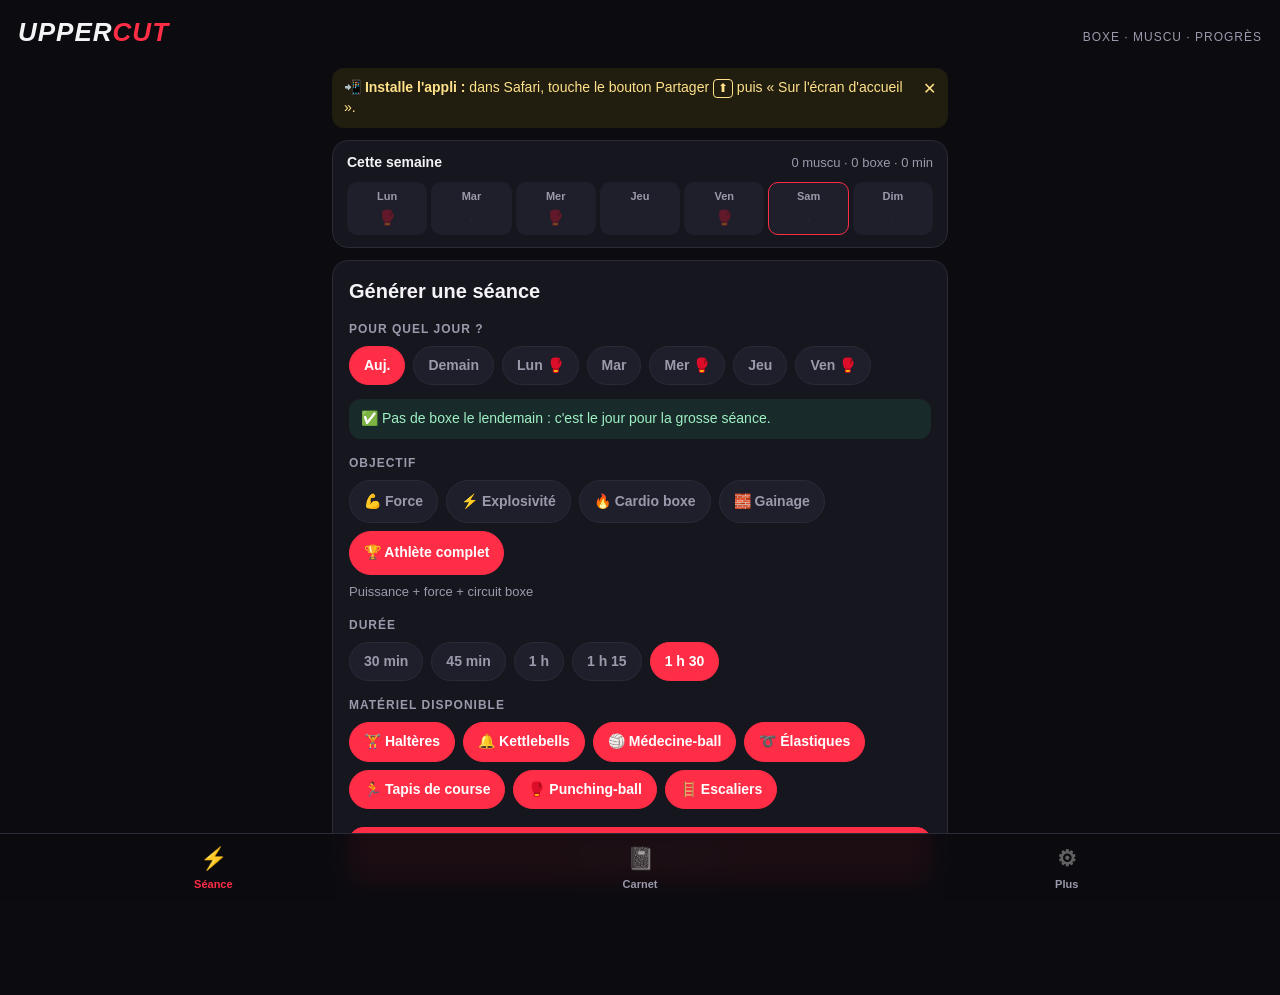
<file: uppercut/index.html>
<!DOCTYPE html>
<html lang="fr">
<head>
  <meta charset="UTF-8">
  <!-- viewport-fit=cover : l'appli utilise tout l'écran de l'iPhone (encoche comprise) -->
  <meta name="viewport" content="width=device-width, initial-scale=1, viewport-fit=cover">
  <title>Uppercut</title>
  <meta name="theme-color" content="#0b0b10">
  <!-- Pour que l'iPhone l'installe comme une vraie appli -->
  <meta name="apple-mobile-web-app-capable" content="yes">
  <meta name="mobile-web-app-capable" content="yes">
  <meta name="apple-mobile-web-app-status-bar-style" content="black-translucent">
  <meta name="apple-mobile-web-app-title" content="Uppercut">
  <link rel="apple-touch-icon" href="icons/icon-180.png">
  <link rel="icon" type="image/png" href="icons/icon-192.png">
  <link rel="manifest" href="manifest.json">
  <link rel="stylesheet" href="style.css">
</head>
<body>
  <header class="entete">
    <div class="logo">UPPER<span>CUT</span></div>
    <div class="sous-titre">Boxe · Muscu · Progrès</div>
  </header>

  <!-- Le contenu de l'onglet actif est dessiné ici par app.js -->
  <main id="vue"></main>

  <!-- Barre d'onglets en bas de l'écran -->
  <nav class="barre">
    <button class="onglet" data-onglet="seance"><span>⚡</span>Séance</button>
    <button class="onglet" data-onglet="carnet"><span>📓</span>Carnet</button>
    <button class="onglet" data-onglet="plus"><span>⚙︎</span>Plus</button>
  </nav>

  <div id="feuille" hidden></div>
  <div id="toast"></div>

  <script src="data.js"></script>
  <script src="app.js"></script>
</body>
</html>
</file>
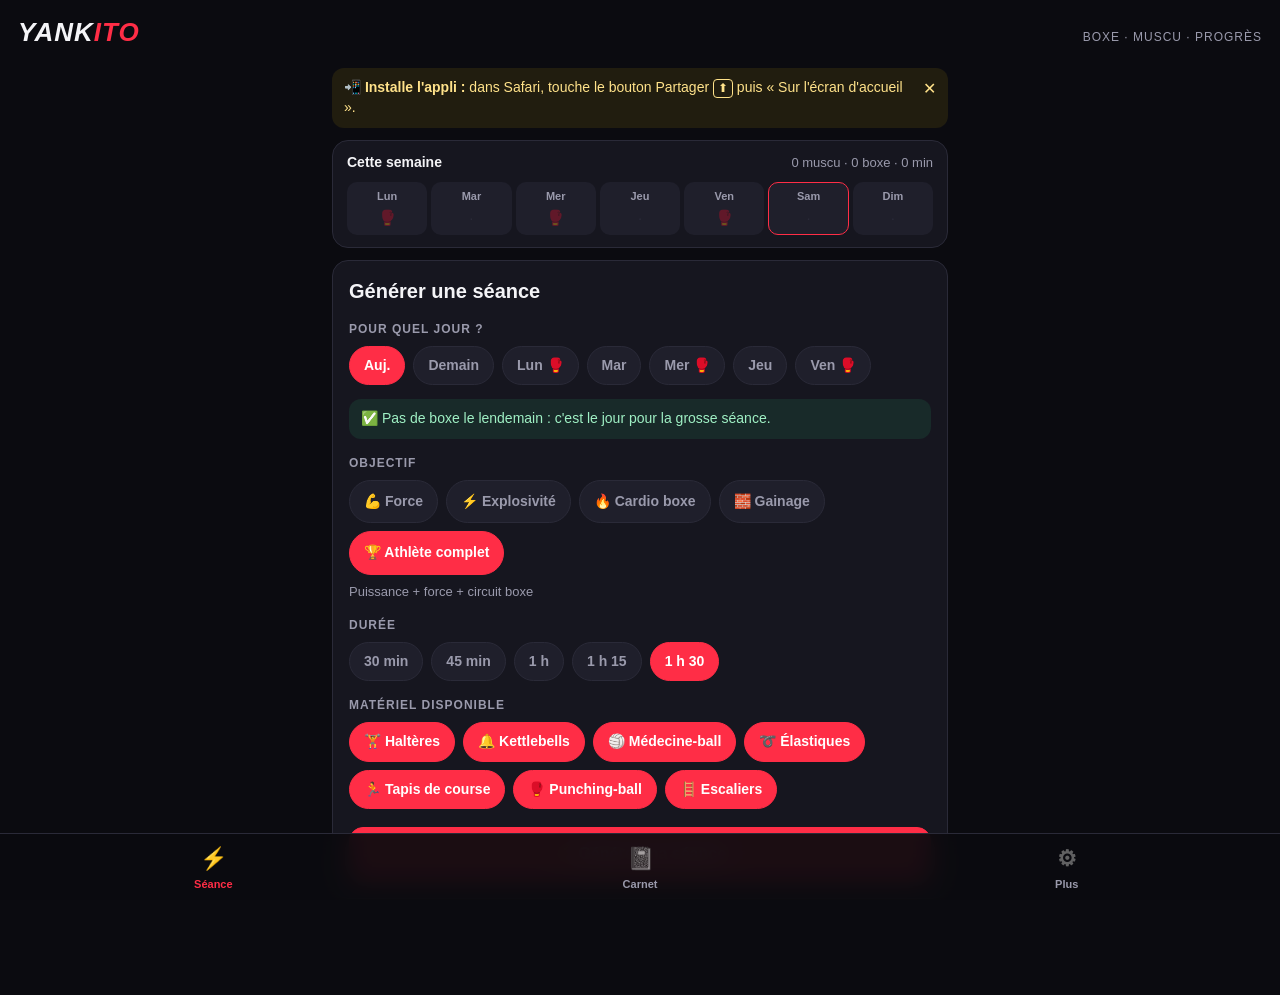
<file: yankito/index.html>
<!DOCTYPE html>
<html lang="fr">
<head>
  <meta charset="UTF-8">
  <!-- viewport-fit=cover : l'appli utilise tout l'écran de l'iPhone (encoche comprise) -->
  <meta name="viewport" content="width=device-width, initial-scale=1, viewport-fit=cover">
  <title>Yankito</title>
  <meta name="theme-color" content="#0b0b10">
  <!-- Pour que l'iPhone l'installe comme une vraie appli -->
  <meta name="apple-mobile-web-app-capable" content="yes">
  <meta name="mobile-web-app-capable" content="yes">
  <meta name="apple-mobile-web-app-status-bar-style" content="black-translucent">
  <meta name="apple-mobile-web-app-title" content="Yankito">
  <link rel="apple-touch-icon" href="icons/icon-180.png">
  <link rel="icon" type="image/png" href="icons/icon-192.png">
  <link rel="manifest" href="manifest.json">
  <link rel="stylesheet" href="style.css">
</head>
<body>
  <header class="entete">
    <div class="logo">YANK<span>ITO</span></div>
    <div class="sous-titre">Boxe · Muscu · Progrès</div>
  </header>

  <!-- Le contenu de l'onglet actif est dessiné ici par app.js -->
  <main id="vue"></main>

  <!-- Barre d'onglets en bas de l'écran -->
  <nav class="barre">
    <button class="onglet" data-onglet="seance"><span>⚡</span>Séance</button>
    <button class="onglet" data-onglet="carnet"><span>📓</span>Carnet</button>
    <button class="onglet" data-onglet="plus"><span>⚙︎</span>Plus</button>
  </nav>

  <div id="feuille" hidden></div>
  <div id="toast"></div>

  <script src="data.js"></script>
  <script src="app.js"></script>
</body>
</html>
</file>
<file: uppercut/style.css>
/* =====================================================================
   style.css — L'apparence de l'appli (couleurs, tailles, espacements)
   ===================================================================== */
:root {
  --fond: #0b0b10;
  --carte: #16161f;
  --carte2: #1f1f2b;
  --bord: #2a2a38;
  --texte: #f4f4f7;
  --gris: #9a9aac;
  --rouge: #ff2d46;
  --jaune: #ffcc00;
  --vert: #2fd27c;
  --bleu: #4aa8ff;
  --rayon: 16px;
}

* { box-sizing: border-box; margin: 0; padding: 0; -webkit-tap-highlight-color: transparent; }
html { -webkit-text-size-adjust: 100%; }
body {
  background: var(--fond);
  color: var(--texte);
  font-family: -apple-system, BlinkMacSystemFont, 'SF Pro Text', 'Segoe UI', Roboto, sans-serif;
  font-size: 16px;
  line-height: 1.4;
  /* place pour l'encoche en haut et la barre d'onglets en bas */
  padding: env(safe-area-inset-top) 0 calc(84px + env(safe-area-inset-bottom));
  min-height: 100vh;
}
button, input, select, textarea { font: inherit; color: inherit; }
button { cursor: pointer; border: none; background: none; }

/* ----- En-tête ----- */
.entete { padding: 14px 18px 6px; display: flex; align-items: baseline; justify-content: space-between; }
.logo { font-weight: 900; font-style: italic; font-size: 26px; letter-spacing: 1px; }
.logo span { color: var(--rouge); }
.sous-titre { font-size: 12px; color: var(--gris); text-transform: uppercase; letter-spacing: 1px; }

main { max-width: 640px; margin: 0 auto; padding: 0 12px; }

/* ----- Cartes ----- */
.carte { background: var(--carte); border-radius: var(--rayon); padding: 16px; margin: 12px 0; border: 1px solid var(--bord); }
.carte h2 { font-size: 20px; font-weight: 800; margin-bottom: 4px; }
.etiquette { display: block; font-size: 12px; font-weight: 700; text-transform: uppercase; letter-spacing: 1px; color: var(--gris); margin: 16px 0 8px; }
.aide { font-size: 13px; color: var(--gris); margin-top: 8px; }
.centre { text-align: center; }

/* ----- Puces de choix (chips) ----- */
.chips { display: flex; flex-wrap: wrap; gap: 8px; }
.chips.defile { flex-wrap: nowrap; overflow-x: auto; padding-bottom: 4px; scrollbar-width: none; }
.chips.defile::-webkit-scrollbar { display: none; }
.chip {
  background: var(--carte2); border: 1px solid var(--bord); border-radius: 999px;
  padding: 9px 14px; font-size: 14px; font-weight: 600; white-space: nowrap; color: var(--gris);
  transition: transform .1s;
}
.chip:active { transform: scale(.95); }
.chip.on { background: var(--rouge); border-color: var(--rouge); color: #fff; }
.chip.gros { padding: 11px 14px; }

/* ----- Boutons ----- */
.bouton {
  flex: 1; display: block; width: 100%; padding: 15px; border-radius: 14px;
  background: var(--carte2); border: 1px solid var(--bord); font-weight: 700; font-size: 16px; text-align: center;
}
.bouton:active { transform: scale(.98); }
.bouton.principal { background: var(--rouge); border-color: var(--rouge); color: #fff; margin-top: 18px; }
.actions .bouton.principal { margin-top: 0; }
.bouton.danger { color: var(--rouge); }
.actions { display: flex; gap: 10px; margin-top: 16px; }
.actions.haut { margin: 12px 0; }
.lien { display: block; margin-top: 14px; color: var(--jaune); font-weight: 600; font-size: 14px; text-align: left; }
.lien.danger { color: var(--rouge); margin-top: 18px; }

/* ----- Messages ----- */
.msg { border-radius: 12px; padding: 10px 12px; font-size: 14px; margin-top: 10px; position: relative; }
.msg.ok { background: #2fd27c1a; color: #9ff0c4; }
.msg.info { background: #ffcc0017; color: #ffe28a; }
.msg.alerte { background: #ff2d461f; color: #ffb3bd; }
.msg.installer { margin-top: 12px; padding-right: 36px; }
.msg .fermer { position: absolute; top: 6px; right: 8px; color: inherit; font-size: 16px; padding: 4px; }
.partage { display: inline-block; border: 1px solid currentColor; border-radius: 4px; padding: 0 4px; font-size: 12px; }

/* ----- Semaine ----- */
.semaine { padding: 12px 14px; }
.semaine-titre { display: flex; justify-content: space-between; align-items: baseline; font-size: 14px; }
.semaine-titre span { color: var(--gris); font-size: 13px; }
.jours { display: grid; grid-template-columns: repeat(7, 1fr); gap: 4px; margin-top: 10px; }
.jour { background: var(--carte2); border-radius: 10px; padding: 6px 0; text-align: center; display: flex; flex-direction: column; gap: 2px; border: 1px solid transparent; }
.jour.auj { border-color: var(--rouge); }
.jl { font-size: 11px; color: var(--gris); font-weight: 600; }
.ji { font-size: 15px; min-height: 20px; }
.ji .prevu { opacity: .35; }
.ji .vide { color: var(--bord); }

/* ----- Séance générée ----- */
.seance { border-color: #ff2d4655; }
.seance-tete h2 { font-size: 24px; }
.seance-tete p { color: var(--gris); font-size: 14px; }
.bloc { background: var(--carte2); border-radius: 14px; padding: 12px; margin-top: 12px; }
.bloc.finisher { background: linear-gradient(135deg, #3a1018, var(--carte2)); }
.bloc-tete { display: flex; gap: 10px; align-items: flex-start; }
.bloc-tete h3 { font-size: 16px; font-weight: 800; }
.bloc-tete p { font-size: 13px; color: var(--gris); }
.bloc-tete > div { flex: 1; }
.lettre {
  width: 32px; height: 32px; flex: none; border-radius: 10px; background: var(--rouge);
  display: grid; place-items: center; font-weight: 900; font-size: 16px;
}
.echauf .lettre, .calme .lettre { background: var(--carte); }
.bloc-duree { font-size: 12px; color: var(--gris); white-space: nowrap; }
.bloc ul, .bloc ol { padding-left: 20px; margin-top: 8px; font-size: 14px; }
.bloc li { margin: 4px 0; }
.texte-bloc { font-size: 14px; margin-top: 8px; }

.exo { border-top: 1px solid var(--bord); margin-top: 10px; padding-top: 10px; }
.exo-ligne { display: flex; gap: 10px; align-items: center; }
.exo-num { font-size: 12px; font-weight: 800; color: var(--jaune); width: 26px; flex: none; }
.exo-corps { flex: 1; }
.exo-nom { font-weight: 700; font-size: 15px; }
.exo-dose { font-size: 14px; margin-top: 3px; display: flex; flex-wrap: wrap; gap: 6px; align-items: center; }
.tag { font-size: 12px; background: var(--carte); border-radius: 6px; padding: 2px 7px; color: var(--gris); }
.tag.charge { color: var(--bleu); }
.changer { width: 38px; height: 38px; flex: none; border-radius: 50%; background: var(--carte); font-size: 18px; color: var(--gris); }
.changer:active { transform: rotate(90deg); }
details { margin: 6px 0 0 36px; font-size: 13px; color: var(--gris); }
summary { cursor: pointer; color: var(--jaune); font-size: 13px; }
details p { margin-top: 4px; }

/* ----- Carnet ----- */
.liste { padding: 4px 12px; }
.mois { font-size: 12px; text-transform: uppercase; letter-spacing: 1px; color: var(--gris); margin: 14px 4px 4px; }
.entree { display: flex; align-items: center; gap: 12px; padding: 12px 4px; border-bottom: 1px solid var(--bord); cursor: pointer; }
.entree:last-child { border-bottom: none; }
.entree-emoji { font-size: 24px; width: 40px; height: 40px; display: grid; place-items: center; background: var(--carte2); border-radius: 12px; }
.entree-corps { flex: 1; min-width: 0; }
.entree-titre { font-weight: 700; }
.entree-meta { font-size: 13px; color: var(--gris); }
.fleche { color: var(--gris); font-size: 22px; }
.etoiles { color: var(--jaune); letter-spacing: 1px; }
.etoiles.grand { font-size: 24px; margin: 6px 0; }
.vide-carnet { text-align: center; padding: 30px 10px; font-size: 40px; }
.vide-carnet p { font-size: 15px; color: var(--gris); margin-top: 8px; }
.notes { background: var(--carte2); padding: 10px; border-radius: 10px; margin: 10px 0; white-space: pre-wrap; }
.detail-bloc { margin-top: 10px; font-size: 14px; }
.detail-bloc ul { padding-left: 18px; color: var(--gris); }

/* ----- Plus ----- */
.etapes { padding-left: 20px; margin-top: 8px; }
.etapes li { margin: 6px 0; }
.materiel { list-style: none; margin-top: 8px; }
.materiel li { display: flex; justify-content: space-between; padding: 8px 0; border-bottom: 1px solid var(--bord); font-size: 15px; }
.materiel li:last-child { border-bottom: none; }

/* ----- Formulaires ----- */
input, select, textarea {
  width: 100%; background: var(--carte2); border: 1px solid var(--bord); border-radius: 12px;
  padding: 12px; font-size: 16px; /* 16px évite le zoom automatique de l'iPhone */
  -webkit-appearance: none; appearance: none;
}
input[type="date"] { min-height: 48px; }
textarea { resize: vertical; }
.etoiles-choix { display: flex; gap: 6px; }
.etoile { font-size: 34px; color: var(--bord); padding: 0 2px; }
.etoile.on { color: var(--jaune); }

/* ----- Fenêtre du bas ----- */
#feuille {
  position: fixed; inset: 0; background: #000a; z-index: 50; display: flex; align-items: flex-end;
  opacity: 0; transition: opacity .2s;
}
#feuille.ouverte { opacity: 1; }
#feuille[hidden] { display: none; }
.feuille-contenu {
  background: var(--carte); width: 100%; max-width: 640px; margin: 0 auto; max-height: 92vh; overflow-y: auto;
  border-radius: 22px 22px 0 0; padding: 20px 16px calc(20px + env(safe-area-inset-bottom));
  transform: translateY(30px); transition: transform .2s;
}
#feuille.ouverte .feuille-contenu { transform: none; }
.feuille-contenu h2 { font-size: 20px; }

/* ----- Barre d'onglets ----- */
.barre {
  position: fixed; left: 0; right: 0; bottom: 0; z-index: 40;
  display: flex; background: #0b0b10ee; backdrop-filter: blur(12px); -webkit-backdrop-filter: blur(12px);
  border-top: 1px solid var(--bord); padding-bottom: env(safe-area-inset-bottom);
}
.onglet { flex: 1; padding: 10px 0 8px; display: flex; flex-direction: column; align-items: center; gap: 2px; font-size: 11px; font-weight: 700; color: var(--gris); }
.onglet span { font-size: 22px; filter: grayscale(1); opacity: .6; }
.onglet.actif { color: var(--rouge); }
.onglet.actif span { filter: none; opacity: 1; }

/* ----- Toast ----- */
#toast {
  position: fixed; left: 50%; bottom: calc(96px + env(safe-area-inset-bottom)); transform: translate(-50%, 20px);
  background: var(--texte); color: var(--fond); padding: 10px 16px; border-radius: 999px; font-weight: 700; font-size: 14px;
  opacity: 0; pointer-events: none; transition: all .25s; z-index: 60; white-space: nowrap;
}
#toast.visible { opacity: 1; transform: translate(-50%, 0); }
</file>
<file: yankito/style.css>
/* =====================================================================
   style.css — L'apparence de l'appli (couleurs, tailles, espacements)
   ===================================================================== */
:root {
  --fond: #0b0b10;
  --carte: #16161f;
  --carte2: #1f1f2b;
  --bord: #2a2a38;
  --texte: #f4f4f7;
  --gris: #9a9aac;
  --rouge: #ff2d46;
  --jaune: #ffcc00;
  --vert: #2fd27c;
  --bleu: #4aa8ff;
  --rayon: 16px;
}

* { box-sizing: border-box; margin: 0; padding: 0; -webkit-tap-highlight-color: transparent; }
html { -webkit-text-size-adjust: 100%; }
body {
  background: var(--fond);
  color: var(--texte);
  font-family: -apple-system, BlinkMacSystemFont, 'SF Pro Text', 'Segoe UI', Roboto, sans-serif;
  font-size: 16px;
  line-height: 1.4;
  /* place pour l'encoche en haut et la barre d'onglets en bas */
  padding: env(safe-area-inset-top) 0 calc(84px + env(safe-area-inset-bottom));
  min-height: 100vh;
}
button, input, select, textarea { font: inherit; color: inherit; }
button { cursor: pointer; border: none; background: none; }

/* ----- En-tête ----- */
.entete { padding: 14px 18px 6px; display: flex; align-items: baseline; justify-content: space-between; }
.logo { font-weight: 900; font-style: italic; font-size: 26px; letter-spacing: 1px; }
.logo span { color: var(--rouge); }
.sous-titre { font-size: 12px; color: var(--gris); text-transform: uppercase; letter-spacing: 1px; }

main { max-width: 640px; margin: 0 auto; padding: 0 12px; }

/* ----- Cartes ----- */
.carte { background: var(--carte); border-radius: var(--rayon); padding: 16px; margin: 12px 0; border: 1px solid var(--bord); }
.carte h2 { font-size: 20px; font-weight: 800; margin-bottom: 4px; }
.etiquette { display: block; font-size: 12px; font-weight: 700; text-transform: uppercase; letter-spacing: 1px; color: var(--gris); margin: 16px 0 8px; }
.aide { font-size: 13px; color: var(--gris); margin-top: 8px; }
.centre { text-align: center; }

/* ----- Puces de choix (chips) ----- */
.chips { display: flex; flex-wrap: wrap; gap: 8px; }
.chips.defile { flex-wrap: nowrap; overflow-x: auto; padding-bottom: 4px; scrollbar-width: none; }
.chips.defile::-webkit-scrollbar { display: none; }
.chip {
  background: var(--carte2); border: 1px solid var(--bord); border-radius: 999px;
  padding: 9px 14px; font-size: 14px; font-weight: 600; white-space: nowrap; color: var(--gris);
  transition: transform .1s;
}
.chip:active { transform: scale(.95); }
.chip.on { background: var(--rouge); border-color: var(--rouge); color: #fff; }
.chip.gros { padding: 11px 14px; }

/* ----- Boutons ----- */
.bouton {
  flex: 1; display: block; width: 100%; padding: 15px; border-radius: 14px;
  background: var(--carte2); border: 1px solid var(--bord); font-weight: 700; font-size: 16px; text-align: center;
}
.bouton:active { transform: scale(.98); }
.bouton.principal { background: var(--rouge); border-color: var(--rouge); color: #fff; margin-top: 18px; }
.actions .bouton.principal { margin-top: 0; }
.bouton.danger { color: var(--rouge); }
.actions { display: flex; gap: 10px; margin-top: 16px; }
.actions.haut { margin: 12px 0; }
.lien { display: block; margin-top: 14px; color: var(--jaune); font-weight: 600; font-size: 14px; text-align: left; }
.lien.danger { color: var(--rouge); margin-top: 18px; }

/* ----- Messages ----- */
.msg { border-radius: 12px; padding: 10px 12px; font-size: 14px; margin-top: 10px; position: relative; }
.msg.ok { background: #2fd27c1a; color: #9ff0c4; }
.msg.info { background: #ffcc0017; color: #ffe28a; }
.msg.alerte { background: #ff2d461f; color: #ffb3bd; }
.msg.installer { margin-top: 12px; padding-right: 36px; }
.msg .fermer { position: absolute; top: 6px; right: 8px; color: inherit; font-size: 16px; padding: 4px; }
.partage { display: inline-block; border: 1px solid currentColor; border-radius: 4px; padding: 0 4px; font-size: 12px; }

/* ----- Semaine ----- */
.semaine { padding: 12px 14px; }
.semaine-titre { display: flex; justify-content: space-between; align-items: baseline; font-size: 14px; }
.semaine-titre span { color: var(--gris); font-size: 13px; }
.jours { display: grid; grid-template-columns: repeat(7, 1fr); gap: 4px; margin-top: 10px; }
.jour { background: var(--carte2); border-radius: 10px; padding: 6px 0; text-align: center; display: flex; flex-direction: column; gap: 2px; border: 1px solid transparent; }
.jour.auj { border-color: var(--rouge); }
.jl { font-size: 11px; color: var(--gris); font-weight: 600; }
.ji { font-size: 15px; min-height: 20px; }
.ji .prevu { opacity: .35; }
.ji .vide { color: var(--bord); }

/* ----- Séance générée ----- */
.seance { border-color: #ff2d4655; }
.seance-tete h2 { font-size: 24px; }
.seance-tete p { color: var(--gris); font-size: 14px; }
.bloc { background: var(--carte2); border-radius: 14px; padding: 12px; margin-top: 12px; }
.bloc.finisher { background: linear-gradient(135deg, #3a1018, var(--carte2)); }
.bloc-tete { display: flex; gap: 10px; align-items: flex-start; }
.bloc-tete h3 { font-size: 16px; font-weight: 800; }
.bloc-tete p { font-size: 13px; color: var(--gris); }
.bloc-tete > div { flex: 1; }
.lettre {
  width: 32px; height: 32px; flex: none; border-radius: 10px; background: var(--rouge);
  display: grid; place-items: center; font-weight: 900; font-size: 16px;
}
.echauf .lettre, .calme .lettre { background: var(--carte); }
.bloc-duree { font-size: 12px; color: var(--gris); white-space: nowrap; }
.bloc ul, .bloc ol { padding-left: 20px; margin-top: 8px; font-size: 14px; }
.bloc li { margin: 4px 0; }
.texte-bloc { font-size: 14px; margin-top: 8px; }

.exo { border-top: 1px solid var(--bord); margin-top: 10px; padding-top: 10px; }
.exo-ligne { display: flex; gap: 10px; align-items: center; }
.exo-num { font-size: 12px; font-weight: 800; color: var(--jaune); width: 26px; flex: none; }
.exo-corps { flex: 1; }
.exo-nom { font-weight: 700; font-size: 15px; }
.exo-dose { font-size: 14px; margin-top: 3px; display: flex; flex-wrap: wrap; gap: 6px; align-items: center; }
.tag { font-size: 12px; background: var(--carte); border-radius: 6px; padding: 2px 7px; color: var(--gris); }
.tag.charge { color: var(--bleu); }
.changer { width: 38px; height: 38px; flex: none; border-radius: 50%; background: var(--carte); font-size: 18px; color: var(--gris); }
.changer:active { transform: rotate(90deg); }
details { margin: 6px 0 0 36px; font-size: 13px; color: var(--gris); }
summary { cursor: pointer; color: var(--jaune); font-size: 13px; }
details p { margin-top: 4px; }

/* ----- Carnet ----- */
.liste { padding: 4px 12px; }
.mois { font-size: 12px; text-transform: uppercase; letter-spacing: 1px; color: var(--gris); margin: 14px 4px 4px; }
.entree { display: flex; align-items: center; gap: 12px; padding: 12px 4px; border-bottom: 1px solid var(--bord); cursor: pointer; }
.entree:last-child { border-bottom: none; }
.entree-emoji { font-size: 24px; width: 40px; height: 40px; display: grid; place-items: center; background: var(--carte2); border-radius: 12px; }
.entree-corps { flex: 1; min-width: 0; }
.entree-titre { font-weight: 700; }
.entree-meta { font-size: 13px; color: var(--gris); }
.fleche { color: var(--gris); font-size: 22px; }
.etoiles { color: var(--jaune); letter-spacing: 1px; }
.etoiles.grand { font-size: 24px; margin: 6px 0; }
.vide-carnet { text-align: center; padding: 30px 10px; font-size: 40px; }
.vide-carnet p { font-size: 15px; color: var(--gris); margin-top: 8px; }
.notes { background: var(--carte2); padding: 10px; border-radius: 10px; margin: 10px 0; white-space: pre-wrap; }
.detail-bloc { margin-top: 10px; font-size: 14px; }
.detail-bloc ul { padding-left: 18px; color: var(--gris); }

/* ----- Plus ----- */
.etapes { padding-left: 20px; margin-top: 8px; }
.etapes li { margin: 6px 0; }
.materiel { list-style: none; margin-top: 8px; }
.materiel li { display: flex; justify-content: space-between; padding: 8px 0; border-bottom: 1px solid var(--bord); font-size: 15px; }
.materiel li:last-child { border-bottom: none; }

/* ----- Formulaires ----- */
input, select, textarea {
  width: 100%; background: var(--carte2); border: 1px solid var(--bord); border-radius: 12px;
  padding: 12px; font-size: 16px; /* 16px évite le zoom automatique de l'iPhone */
  -webkit-appearance: none; appearance: none;
}
input[type="date"] { min-height: 48px; }
textarea { resize: vertical; }
.etoiles-choix { display: flex; gap: 6px; }
.etoile { font-size: 34px; color: var(--bord); padding: 0 2px; }
.etoile.on { color: var(--jaune); }

/* ----- Fenêtre du bas ----- */
#feuille {
  position: fixed; inset: 0; background: #000a; z-index: 50; display: flex; align-items: flex-end;
  opacity: 0; transition: opacity .2s;
}
#feuille.ouverte { opacity: 1; }
#feuille[hidden] { display: none; }
.feuille-contenu {
  background: var(--carte); width: 100%; max-width: 640px; margin: 0 auto; max-height: 92vh; overflow-y: auto;
  border-radius: 22px 22px 0 0; padding: 20px 16px calc(20px + env(safe-area-inset-bottom));
  transform: translateY(30px); transition: transform .2s;
}
#feuille.ouverte .feuille-contenu { transform: none; }
.feuille-contenu h2 { font-size: 20px; }

/* ----- Barre d'onglets ----- */
.barre {
  position: fixed; left: 0; right: 0; bottom: 0; z-index: 40;
  display: flex; background: #0b0b10ee; backdrop-filter: blur(12px); -webkit-backdrop-filter: blur(12px);
  border-top: 1px solid var(--bord); padding-bottom: env(safe-area-inset-bottom);
}
.onglet { flex: 1; padding: 10px 0 8px; display: flex; flex-direction: column; align-items: center; gap: 2px; font-size: 11px; font-weight: 700; color: var(--gris); }
.onglet span { font-size: 22px; filter: grayscale(1); opacity: .6; }
.onglet.actif { color: var(--rouge); }
.onglet.actif span { filter: none; opacity: 1; }

/* ----- Toast ----- */
#toast {
  position: fixed; left: 50%; bottom: calc(96px + env(safe-area-inset-bottom)); transform: translate(-50%, 20px);
  background: var(--texte); color: var(--fond); padding: 10px 16px; border-radius: 999px; font-weight: 700; font-size: 14px;
  opacity: 0; pointer-events: none; transition: all .25s; z-index: 60; white-space: nowrap;
}
#toast.visible { opacity: 1; transform: translate(-50%, 0); }
</file>
